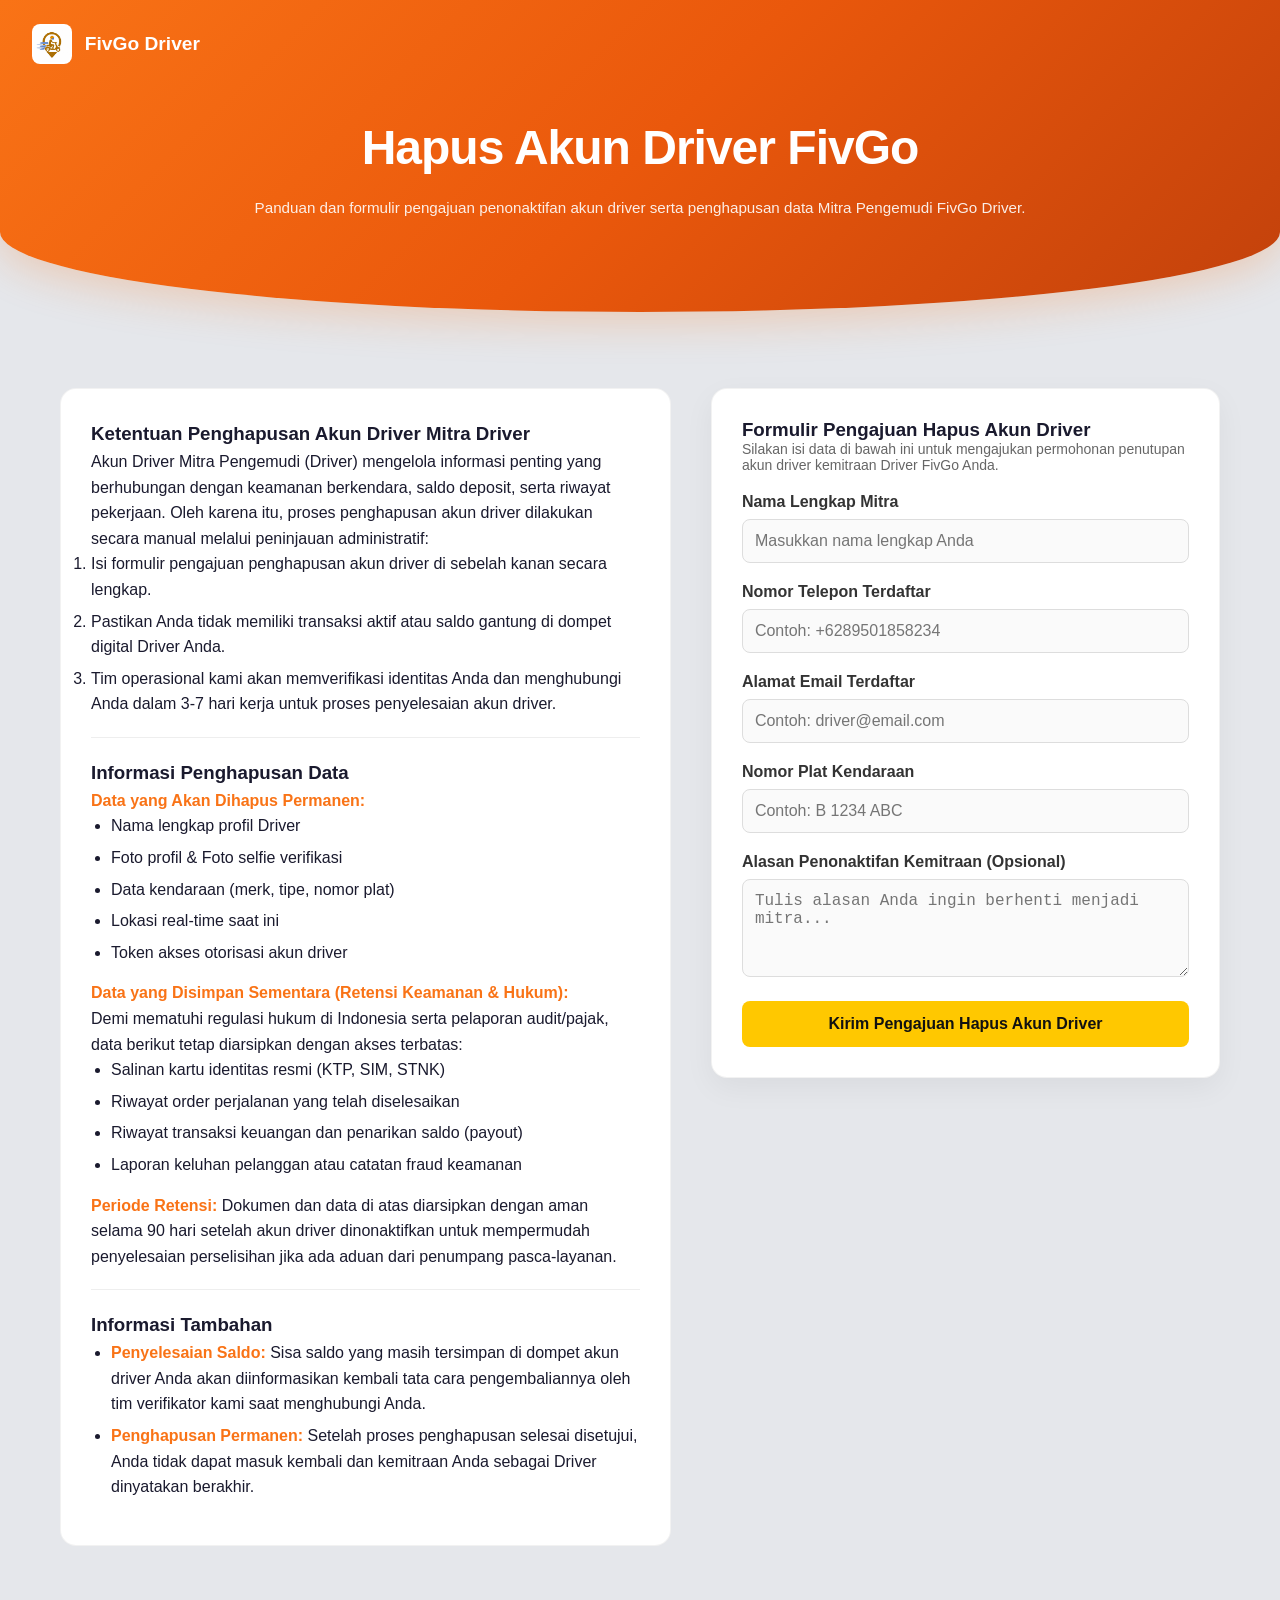
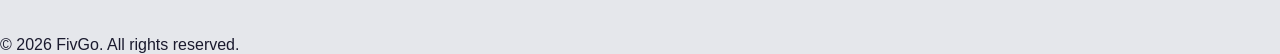
<file: delete-account-driver.html>
<!DOCTYPE html>
<html lang="id">
<head>
    <meta charset="UTF-8">
    <meta name="viewport" content="width=device-width, initial-scale=1.0">
    <title>FivGo Driver - Penghapusan Akun Driver</title>
    <!-- Memuat CSS langsung secara online dari GitHub Pages -->
    <link rel="stylesheet" href="https://fivgo-ubp.github.io/Privacy-Police-Fivgo/styles.css">
    <style>
        /* Memaksa kontainer agar tidak terbagi menjadi 2 kolom menu di desktop */
        .container {
            max-width: 1200px !important;
            margin: 0 auto !important;
            padding: 30px 20px !important;
            display: block !important;
        }
        
        .page-layout {
            display: grid;
            grid-template-columns: 1.2fr 1fr;
            gap: 40px;
            margin-top: 30px;
        }
        
        @media (max-width: 900px) {
            .page-layout {
                grid-template-columns: 1fr;
                gap: 30px;
            }
        }
        
        .info-panel {
            background: var(--bg-card, #ffffff);
            padding: 30px;
            border-radius: 16px;
            border: 1px solid rgba(0,0,0,0.05);
            line-height: 1.6;
        }
        
        .form-panel {
            background: var(--bg-card, #ffffff);
            padding: 30px;
            border-radius: 16px;
            box-shadow: 0 10px 30px rgba(0, 0, 0, 0.05);
            border: 1px solid rgba(0,0,0,0.05);
            height: fit-content;
        }
        
        .form-group {
            margin-bottom: 20px;
        }
        
        .form-group label {
            display: block;
            margin-bottom: 8px;
            font-weight: 600;
            color: #333;
        }
        
        .form-group input, .form-group textarea {
            width: 100%;
            padding: 12px;
            border: 1px solid #ddd;
            border-radius: 8px;
            font-size: 16px;
            box-sizing: border-box;
            background-color: #fafafa;
        }
        
        .form-group input:focus, .form-group textarea:focus {
            border-color: #ffc800;
            outline: none;
            background-color: #fff;
        }
        
        .btn-submit {
            background-color: #ffc800;
            color: #111;
            border: none;
            padding: 14px 20px;
            font-size: 16px;
            font-weight: bold;
            border-radius: 8px;
            cursor: pointer;
            width: 100%;
            transition: all 0.3s ease;
        }
        
        .btn-submit:hover {
            background-color: #e5b300;
            transform: translateY(-2px);
        }
        
        .divider {
            margin: 20px 0;
            border: 0;
            border-top: 1px solid #eee;
        }
        
        ul {
            padding-left: 20px;
            margin-bottom: 15px;
        }
        
        li {
            margin-bottom: 6px;
        }

        /* Styling khusus agar logo driver bulat rapi */
        .logo-icon img {
            width: 100%;
            height: 100%;
            object-fit: cover;
            border-radius: 8px;
        }
    </style>
</head>
<body>

    <!-- Header -->
    <header style="background: linear-gradient(135deg, #f97316 0%, #ea580c 50%, #c2410c 100%) !important;">
      <div class="header-container">
        <div class="header-logo">
          <div class="logo-icon" aria-hidden="true" style="background: #ffffff; padding: 2px;">
            <!-- Memuat logo Driver online (logo dark.png) -->
            <img src="https://fivgo-ubp.github.io/Privacy-Police-Fivgo/assets/logo%20dark.png" alt="FivGo Driver Logo" />
          </div>
          <span>FivGo Driver</span>
        </div>
      </div>

      <div class="header-content" style="padding-bottom: 40px;">
        <h1>Hapus Akun Driver FivGo</h1>
        <p>Panduan dan formulir pengajuan penonaktifan akun driver serta penghapusan data Mitra Pengemudi FivGo Driver.</p>
      </div>
    </header>

    <div class="container">
        <div class="page-layout">
            
            <!-- Panel Kiri: Panduan & Informasi Retensi -->
            <div class="info-panel">
                <h3>Ketentuan Penghapusan Akun Driver Mitra Driver</h3>
                <p>Akun Driver Mitra Pengemudi (Driver) mengelola informasi penting yang berhubungan dengan keamanan berkendara, saldo deposit, serta riwayat pekerjaan. Oleh karena itu, proses penghapusan akun driver dilakukan secara manual melalui peninjauan administratif:</p>
                <ol>
                    <li>Isi formulir pengajuan penghapusan akun driver di sebelah kanan secara lengkap.</li>
                    <li>Pastikan Anda tidak memiliki transaksi aktif atau saldo gantung di dompet digital Driver Anda.</li>
                    <li>Tim operasional kami akan memverifikasi identitas Anda dan menghubungi Anda dalam 3-7 hari kerja untuk proses penyelesaian akun driver.</li>
                </ol>
                
                <hr class="divider">

                <h3>Informasi Penghapusan Data</h3>
                <p><strong>Data yang Akan Dihapus Permanen:</strong></p>
                <ul>
                    <li>Nama lengkap profil Driver</li>
                    <li>Foto profil & Foto selfie verifikasi</li>
                    <li>Data kendaraan (merk, tipe, nomor plat)</li>
                    <li>Lokasi real-time saat ini</li>
                    <li>Token akses otorisasi akun driver</li>
                </ul>

                <p><strong>Data yang Disimpan Sementara (Retensi Keamanan & Hukum):</strong></p>
                <p>Demi mematuhi regulasi hukum di Indonesia serta pelaporan audit/pajak, data berikut tetap diarsipkan dengan akses terbatas:</p>
                <ul>
                    <li>Salinan kartu identitas resmi (KTP, SIM, STNK)</li>
                    <li>Riwayat order perjalanan yang telah diselesaikan</li>
                    <li>Riwayat transaksi keuangan dan penarikan saldo (payout)</li>
                    <li>Laporan keluhan pelanggan atau catatan fraud keamanan</li>
                </ul>
                <p><strong>Periode Retensi:</strong> Dokumen dan data di atas diarsipkan dengan aman selama 90 hari setelah akun driver dinonaktifkan untuk mempermudah penyelesaian perselisihan jika ada aduan dari penumpang pasca-layanan.</p>

                <hr class="divider">

                <h3>Informasi Tambahan</h3>
                <ul>
                    <li><strong>Penyelesaian Saldo:</strong> Sisa saldo yang masih tersimpan di dompet akun driver Anda akan diinformasikan kembali tata cara pengembaliannya oleh tim verifikator kami saat menghubungi Anda.</li>
                    <li><strong>Penghapusan Permanen:</strong> Setelah proses penghapusan selesai disetujui, Anda tidak dapat masuk kembali dan kemitraan Anda sebagai Driver dinyatakan berakhir.</li>
                </ul>
            </div>

            <!-- Panel Ranan: Formulir Pengajuan Web (Wajib Google) -->
            <div class="form-panel">
                <h3>Formulir Pengajuan Hapus Akun Driver</h3>
                <p style="color: #666; font-size: 14px; margin-bottom: 20px;">
                    Silakan isi data di bawah ini untuk mengajukan permohonan penutupan akun driver kemitraan Driver FivGo Anda.
                </p>

                <!-- Menggunakan FormSubmit dengan email tujuan fivgoubp@gmail.com -->
                <form action="https://formsubmit.co/fivgoubp@gmail.com" method="POST">
                    
                    <!-- Redirect sukses kembali ke domain cPanel Anda -->
                    <input type="hidden" name="_next" value="https://fivgo.my.id/delete-account-driver.html?status=success">
                    <input type="hidden" name="_subject" value="Permintaan Hapus Akun Driver FivGo">
                    
                    <div class="form-group">
                        <label for="fullName">Nama Lengkap Mitra</label>
                        <input type="text" name="Nama Lengkap Mitra" id="fullName" placeholder="Masukkan nama lengkap Anda" required>
                    </div>
                    
                    <div class="form-group">
                        <label for="phone">Nomor Telepon Terdaftar</label>
                        <input type="tel" name="Nomor Telepon" id="phone" placeholder="Contoh: +6289501858234" required>
                    </div>
                    
                    <div class="form-group">
                        <label for="email">Alamat Email Terdaftar</label>
                        <input type="email" name="Email" id="email" placeholder="Contoh: driver@email.com" required>
                    </div>

                    <div class="form-group">
                        <label for="plateNumber">Nomor Plat Kendaraan</label>
                        <input type="text" name="Nomor Plat Kendaraan" id="plateNumber" placeholder="Contoh: B 1234 ABC" required>
                    </div>
                    
                    <div class="form-group">
                        <label for="reason">Alasan Penonaktifan Kemitraan (Opsional)</label>
                        <textarea name="Alasan Penonaktifan" id="reason" rows="4" placeholder="Tulis alasan Anda ingin berhenti menjadi mitra..."></textarea>
                    </div>
                    
                    <button type="submit" class="btn-submit">Kirim Pengajuan Hapus Akun Driver</button>
                </form>

                <!-- Notifikasi sukses setelah submit -->
                <div id="successNotice" style="display: none; margin-top: 20px; padding: 15px; background: #e6ffed; border: 1px solid #b7eb8f; color: #1f6b21; border-radius: 8px; text-align: center;">
                    <strong>✓ Pengajuan Berhasil Dikirim!</strong><br>
                    Tim verifikator kemitraan kami akan meninjau status akun driver Anda dan menghubungi Anda via WhatsApp/Telepon dalam 3-7 hari kerja untuk penyelesaian penutupan akun driver.
                </div>
            </div>

        </div>
    </div>

    <footer style="margin-top: 60px;">
      <p>&copy; 2026 FivGo. All rights reserved.</p>
    </footer>

    <script>
        // Cek jika halaman dimuat setelah sukses submit
        const urlParams = new URLSearchParams(window.location.search);
        if (urlParams.get('status') === 'success') {
            document.getElementById('successNotice').style.display = 'block';
            document.getElementById('successNotice').scrollIntoView({ behavior: 'smooth' });
        }
    </script>
</body>
</html>
</file>
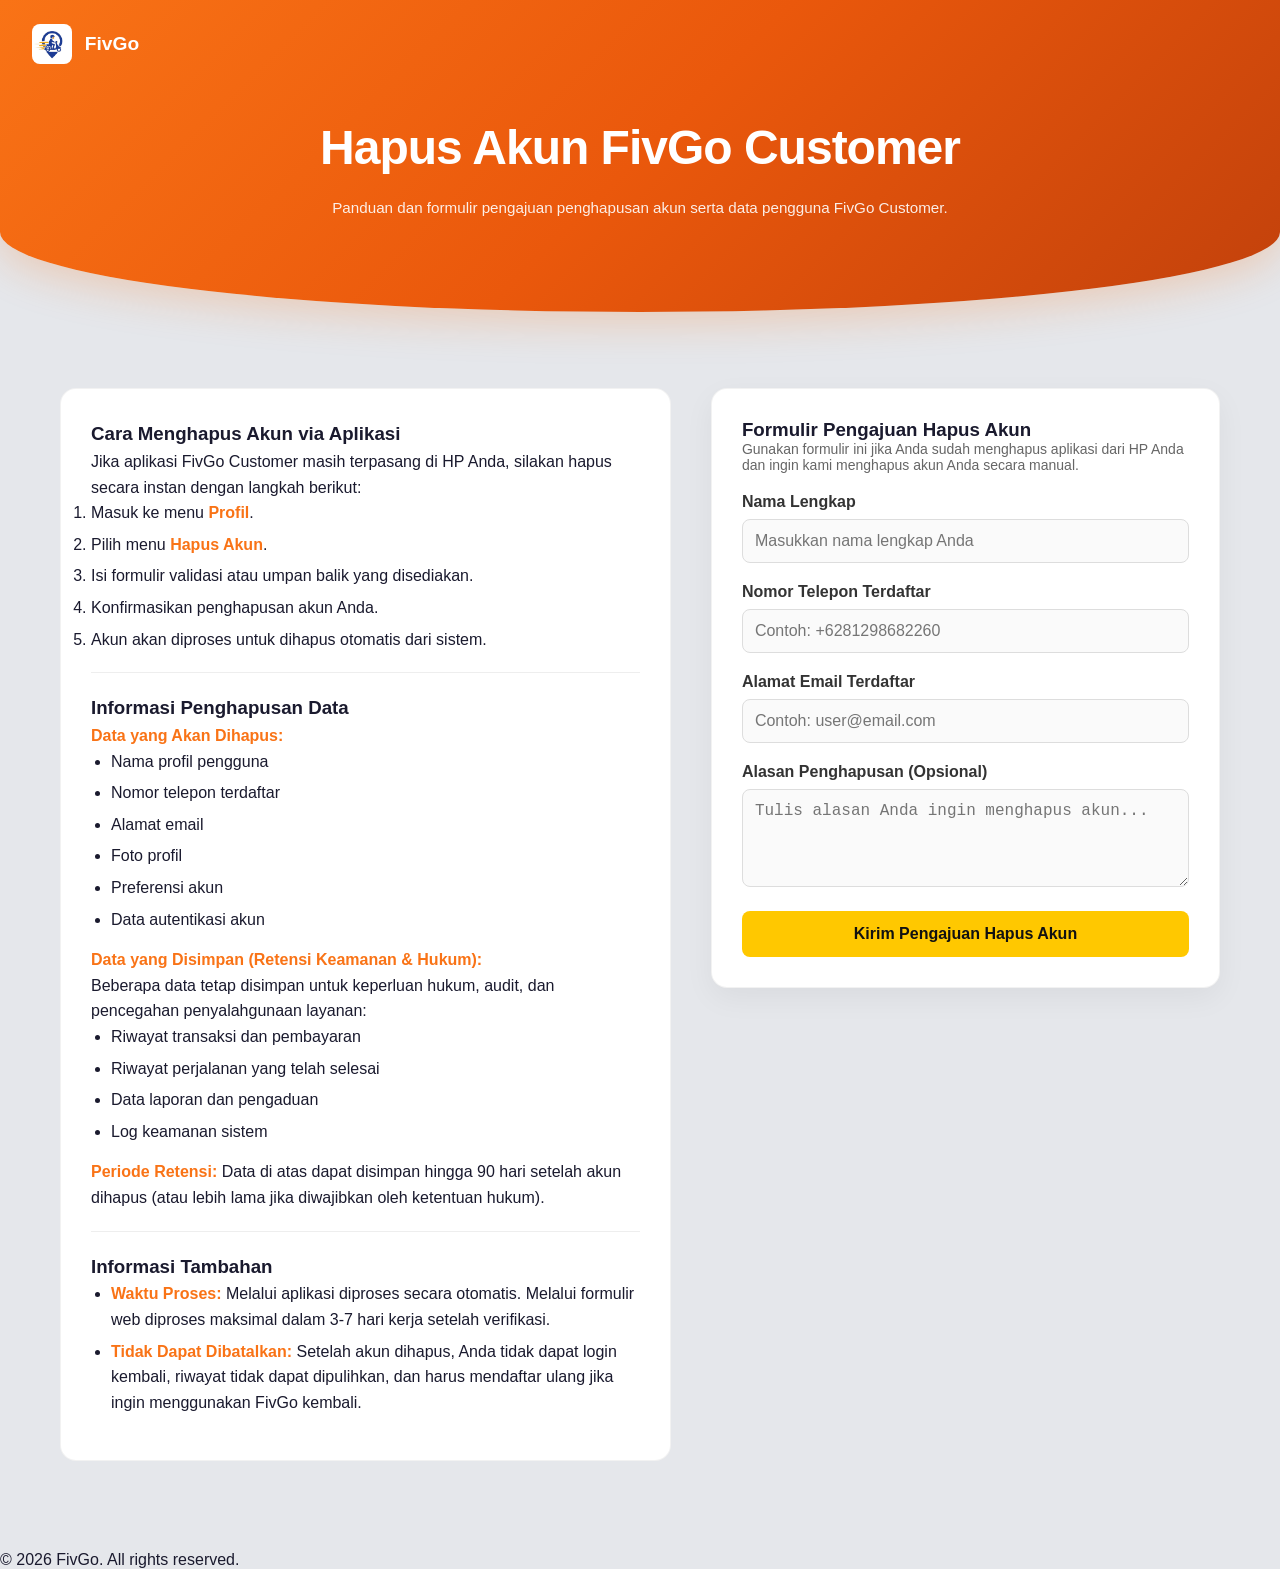
<file: delete-account.html>
<!DOCTYPE html>
<html lang="en">
<head>
    <meta charset="UTF-8">
    <meta name="viewport" content="width=device-width, initial-scale=1.0">
    <title>FivGo Customer - Account Deletion</title>
    <link rel="stylesheet" href="styles.css">
    <style>
        /* Memaksa kontainer agar tidak terbagi menjadi 2 kolom menu di desktop */
        .container {
            max-width: 1200px !important;
            margin: 0 auto !important;
            padding: 30px 20px !important;
            display: block !important;
        }
        
        .page-layout {
            display: grid;
            grid-template-columns: 1.2fr 1fr;
            gap: 40px;
            margin-top: 30px;
        }
        
        @media (max-width: 900px) {
            .page-layout {
                grid-template-columns: 1fr;
                gap: 30px;
            }
        }
        
        .info-panel {
            background: var(--bg-card, #ffffff);
            padding: 30px;
            border-radius: 16px;
            border: 1px solid rgba(0,0,0,0.05);
            line-height: 1.6;
        }
        
        .form-panel {
            background: var(--bg-card, #ffffff);
            padding: 30px;
            border-radius: 16px;
            box-shadow: 0 10px 30px rgba(0, 0, 0, 0.05);
            border: 1px solid rgba(0,0,0,0.05);
            height: fit-content;
        }
        
        .form-group {
            margin-bottom: 20px;
        }
        
        .form-group label {
            display: block;
            margin-bottom: 8px;
            font-weight: 600;
            color: #333;
        }
        
        .form-group input, .form-group textarea {
            width: 100%;
            padding: 12px;
            border: 1px solid #ddd;
            border-radius: 8px;
            font-size: 16px;
            box-sizing: border-box;
            background-color: #fafafa;
        }
        
        .form-group input:focus, .form-group textarea:focus {
            border-color: #ffc800;
            outline: none;
            background-color: #fff;
        }
        
        .btn-submit {
            background-color: #ffc800;
            color: #111;
            border: none;
            padding: 14px 20px;
            font-size: 16px;
            font-weight: bold;
            border-radius: 8px;
            cursor: pointer;
            width: 100%;
            transition: all 0.3s ease;
        }
        
        .btn-submit:hover {
            background-color: #e5b300;
            transform: translateY(-2px);
        }
        
        .divider {
            margin: 20px 0;
            border: 0;
            border-top: 1px solid #eee;
        }
        
        ul {
            padding-left: 20px;
            margin-bottom: 15px;
        }
        
        li {
            margin-bottom: 6px;
        }
    </style>
</head>
<body>

    <!-- Header -->
    <header>
      <div class="header-container">
        <div class="header-logo">
          <div class="logo-icon" aria-hidden="true">
            <img src="assets/logo light.png" alt="FivGo Logo" />
          </div>
          <span>FivGo</span>
        </div>
      </div>

      <div class="header-content" style="padding-bottom: 40px;">
        <h1>Hapus Akun FivGo Customer</h1>
        <p>Panduan dan formulir pengajuan penghapusan akun serta data pengguna FivGo Customer.</p>
      </div>
    </header>

    <div class="container">
        <div class="page-layout">
            
            <!-- Panel Kiri: Panduan & Informasi Retensi -->
            <div class="info-panel">
                <h3>Cara Menghapus Akun via Aplikasi</h3>
                <p>Jika aplikasi FivGo Customer masih terpasang di HP Anda, silakan hapus secara instan dengan langkah berikut:</p>
                <ol>
                    <li>Masuk ke menu <strong>Profil</strong>.</li>
                    <li>Pilih menu <strong>Hapus Akun</strong>.</li>
                    <li>Isi formulir validasi atau umpan balik yang disediakan.</li>
                    <li>Konfirmasikan penghapusan akun Anda.</li>
                    <li>Akun akan diproses untuk dihapus otomatis dari sistem.</li>
                </ol>
                
                <hr class="divider">

                <h3>Informasi Penghapusan Data</h3>
                <p><strong>Data yang Akan Dihapus:</strong></p>
                <ul>
                    <li>Nama profil pengguna</li>
                    <li>Nomor telepon terdaftar</li>
                    <li>Alamat email</li>
                    <li>Foto profil</li>
                    <li>Preferensi akun</li>
                    <li>Data autentikasi akun</li>
                </ul>

                <p><strong>Data yang Disimpan (Retensi Keamanan & Hukum):</strong></p>
                <p>Beberapa data tetap disimpan untuk keperluan hukum, audit, dan pencegahan penyalahgunaan layanan:</p>
                <ul>
                    <li>Riwayat transaksi dan pembayaran</li>
                    <li>Riwayat perjalanan yang telah selesai</li>
                    <li>Data laporan dan pengaduan</li>
                    <li>Log keamanan sistem</li>
                </ul>
                <p><strong>Periode Retensi:</strong> Data di atas dapat disimpan hingga 90 hari setelah akun dihapus (atau lebih lama jika diwajibkan oleh ketentuan hukum).</p>

                <hr class="divider">

                <h3>Informasi Tambahan</h3>
                <ul>
                    <li><strong>Waktu Proses:</strong> Melalui aplikasi diproses secara otomatis. Melalui formulir web diproses maksimal dalam 3-7 hari kerja setelah verifikasi.</li>
                    <li><strong>Tidak Dapat Dibatalkan:</strong> Setelah akun dihapus, Anda tidak dapat login kembali, riwayat tidak dapat dipulihkan, dan harus mendaftar ulang jika ingin menggunakan FivGo kembali.</li>
                </ul>
            </div>

            <!-- Panel Kanan: Formulir Pengajuan Web (Wajib Google) -->
            <div class="form-panel">
                <h3>Formulir Pengajuan Hapus Akun</h3>
                <p style="color: #666; font-size: 14px; margin-bottom: 20px;">
                    Gunakan formulir ini jika Anda sudah menghapus aplikasi dari HP Anda dan ingin kami menghapus akun Anda secara manual.
                </p>

                <!-- Menggunakan FormSubmit dengan email tujuan fivgoubp@gmail.com -->
                <form action="https://formsubmit.co/fivgoubp@gmail.com" method="POST">
                    
                    <!-- Pengaturan FormSubmit untuk redirect sukses -->
                    <input type="hidden" name="_next" value="https://fivgo-ubp.github.io/Privacy-Police-Fivgo/delete-account.html?status=success">
                    <input type="hidden" name="_subject" value="Permintaan Hapus Akun FivGo Customer">
                    
                    <div class="form-group">
                        <label for="fullName">Nama Lengkap</label>
                        <input type="text" name="Nama Lengkap" id="fullName" placeholder="Masukkan nama lengkap Anda" required>
                    </div>
                    
                    <div class="form-group">
                        <label for="phone">Nomor Telepon Terdaftar</label>
                        <input type="tel" name="Nomor Telepon" id="phone" placeholder="Contoh: +6281298682260" required>
                    </div>
                    
                    <div class="form-group">
                        <label for="email">Alamat Email Terdaftar</label>
                        <input type="email" name="Email" id="email" placeholder="Contoh: user@email.com" required>
                    </div>
                    
                    <div class="form-group">
                        <label for="reason">Alasan Penghapusan (Opsional)</label>
                        <textarea name="Alasan Penghapusan" id="reason" rows="4" placeholder="Tulis alasan Anda ingin menghapus akun..."></textarea>
                    </div>
                    
                    <button type="submit" class="btn-submit">Kirim Pengajuan Hapus Akun</button>
                </form>

                <!-- Notifikasi sukses setelah submit -->
                <div id="successNotice" style="display: none; margin-top: 20px; padding: 15px; background: #e6ffed; border: 1px solid #b7eb8f; color: #1f6b21; border-radius: 8px; text-align: center;">
                    <strong>✓ Pengajuan Berhasil Dikirim!</strong><br>
                    Kami akan mengirimkan pesan verifikasi ke nomor WhatsApp/Email Anda dalam 3-7 hari kerja untuk mengonfirmasi sebelum data dihapus secara permanen.
                </div>
            </div>

        </div>
    </div>

    <footer style="margin-top: 60px;">
      <p>&copy; 2026 FivGo. All rights reserved.</p>
    </footer>

    <script>
        // Cek jika halaman dimuat setelah sukses submit
        const urlParams = new URLSearchParams(window.location.search);
        if (urlParams.get('status') === 'success') {
            document.getElementById('successNotice').style.display = 'block';
            document.getElementById('successNotice').scrollIntoView({ behavior: 'smooth' });
        }
    </script>
</body>
</html>
</file>
<file: styles.css>
* {
  margin: 0;
  padding: 0;
  box-sizing: border-box;
}

:root {
  --primary-color: #f97316;
  --primary-color-rgb: 249, 115, 22;
  --primary-hover: #ea580c;
  --primary-dark: #c2410c;
  --accent-gradient: linear-gradient(135deg, #f97316 0%, #ea580c 50%, #c2410c 100%);
  --accent-soft: rgba(249, 115, 22, 0.12);
  --accent-active: rgba(249, 115, 22, 0.22);
  --text-dark: #1a1a2e;
  --text-light: #ffffff;
  --page-bg-light: #E5E7EB;
  --page-bg-dark: #00033d;
  --bg-light: #E5E7EB;
  --bg-dark: #00033d;
  --border-light: #e0e0e0;
  --border-dark: #2a2a3e;
}

body {
  font-family: -apple-system, BlinkMacSystemFont, "Segoe UI", Roboto, Oxygen,
    Ubuntu, Cantarell, sans-serif;
  background-color: var(--bg-light);
  color: var(--text-dark);
  transition: background-color 0.3s ease, color 0.3s ease;
}

body.dark-mode {
  --primary-color: #0033ff;
  --primary-color-rgb: 0, 51, 255;
  --primary-hover: #0600ab;
  --primary-dark: #00033d;
  --accent-gradient: linear-gradient(to left, #0033ff 0%, #0600ab 50%, #00033d 100%);
  --accent-soft: rgba(0, 51, 255, 0.12);
  --accent-active: rgba(0, 51, 255, 0.22);
  background-color: var(--bg-dark);
  color: var(--text-light);
}

.banner-top a {
  color: #e74c3c;
  font-weight: 600;
  text-decoration: none;
  transition: opacity 0.3s ease;
}

.banner-top a:hover {
  opacity: 0.8;
}

body.dark-mode .banner-top {
  background: rgba(255, 255, 255, 0.05);
}

/* ===== HEADER ===== */
header {
  background: var(--accent-gradient) !important;
  color: white;
  position: relative;
  z-index: 100;
  border-radius: 0 0 50% 50% / 0 0 80px 80px;
  padding-bottom: 3.5rem;
  overflow: hidden;
  box-shadow: 0 10px 40px rgba(var(--primary-color-rgb), 0.25);
  margin-bottom: 1rem;
}

.header-container {
  max-width: 1400px;
  margin: 0 auto;
  display: flex;
  align-items: center;
  justify-content: space-between;
  gap: 2rem;
  padding: 1.5rem 2rem;
  position: relative;
  z-index: 2;
}

.header-logo {
  display: flex;
  align-items: center;
  gap: 0.8rem;
  font-weight: bold;
  font-size: 1.2rem;
  flex-shrink: 0;
}

.logo-icon {
  width: 40px;
  height: 40px;
  background: rgba(255, 255, 255, 0.2);
  border-radius: 8px;
  display: flex;
  align-items: center;
  justify-content: center;
  font-size: 1.5rem;
}

.icon {
  width: 1em;
  height: 1em;
  fill: none;
  stroke: currentColor;
  stroke-width: 2;
  stroke-linecap: round;
  stroke-linejoin: round;
}

.logo-icon .icon {
  width: 24px;
  height: 24px;
}

.logo-icon img {
  display: block;
  width: 100%;
  height: 100%;
  border-radius: 8px;
  object-fit: contain;
}

.header-content {
  text-align: center;
  padding: 2rem 2rem 1rem 2rem;
  position: relative;
  z-index: 2;
}

.header-content h1 {
  font-size: 3rem;
  font-weight: 700;
  margin-bottom: 1.5rem;
  letter-spacing: -1px;
}

.date-card {
  display: inline-block;
  background: rgba(255, 255, 255, 0.15);
  backdrop-filter: blur(10px);
  padding: 0.8rem 1.5rem;
  border-radius: 25px;
  border: 1px solid rgba(255, 255, 255, 0.2);
  margin-bottom: 1.5rem;
  font-size: 0.95rem;
}

body.dark-mode .date-card {
  background: rgba(255, 255, 255, 0.08);
  border-color: rgba(255, 255, 255, 0.1);
}

.date-card p {
  margin: 0;
  font-size: 0.95rem;
}

.header-content p {
  font-size: 0.95rem;
  opacity: 0.9;
}

.header-wave {
  display: none;
}

.header-title {
  flex: 1;
  text-align: center;
  font-size: 1.8rem;
  font-weight: 300;
  letter-spacing: 1px;
}

.header-actions {
  display: flex;
  align-items: center;
  gap: 1rem;
  flex-shrink: 0;
}

.btn-download {
  background: rgba(255, 255, 255, 0.2);
  border: 2px solid rgba(255, 255, 255, 0.3);
  color: white;
  padding: 0.6rem 1.2rem;
  border-radius: 25px;
  cursor: pointer;
  font-size: 0.9rem;
  transition: all 0.3s ease;
  white-space: nowrap;
}

.btn-download:hover {
  background: rgba(255, 255, 255, 0.3);
  transform: translateY(-2px);
}

.theme-toggle {
  width: 50px;
  height: 28px;
  background: rgba(255, 255, 255, 0.2);
  border: 2px solid rgba(255, 255, 255, 0.3);
  border-radius: 14px;
  cursor: pointer;
  display: flex;
  align-items: center;
  padding: 2px;
  transition: all 0.3s ease;
}

.theme-toggle:hover {
  background: rgba(255, 255, 255, 0.3);
}

.theme-toggle-circle {
  width: 22px;
  height: 22px;
  background: white;
  border-radius: 50%;
  transition: transform 0.3s ease;
  display: flex;
  align-items: center;
  justify-content: center;
  font-size: 0.8rem;
  color: var(--primary-color);
}

.theme-toggle-circle .icon {
  width: 15px;
  height: 15px;
}

.theme-toggle.active .theme-toggle-circle {
  transform: translateX(22px);
}

/* ===== MAIN CONTAINER ===== */
.container {
  max-width: 1400px;
  margin: 0 auto;
  display: grid;
  grid-template-columns: 280px 1fr;
  gap: 3rem;
  padding: 3rem 2rem;
  margin-top: 40px;
}

/* ===== SIDEBAR ===== */
.sidebar {
  position: sticky;
  top: 120px;
  height: fit-content;
}

.sidebar-title {
  font-size: 0.9rem;
  font-weight: 600;
  color: var(--text-dark);
  margin-bottom: 1.5rem;
  text-transform: uppercase;
  letter-spacing: 0.5px;
}

body.dark-mode .sidebar-title {
  color: var(--text-light);
}

.sidebar-nav {
  list-style: none;
}

.sidebar-nav li {
  margin-bottom: 0.5rem;
}

.sidebar-nav a {
  display: block;
  padding: 0.8rem 1rem;
  color: var(--text-dark);
  text-decoration: none;
  border-left: 3px solid transparent;
  border-radius: 4px;
  transition: all 0.3s ease;
  font-size: 0.95rem;
}

body.dark-mode .sidebar-nav a {
  color: var(--text-light);
}

.sidebar-nav a:hover {
  background: var(--accent-soft);
  border-left-color: var(--primary-color);
  padding-left: 1.3rem;
}

.sidebar-nav a.active {
  background: var(--accent-active);
  border-left-color: var(--primary-color);
  font-weight: 600;
  color: var(--primary-color);
}

/* ===== CONTENT AREA ===== */
.content {
  min-height: 100vh;
  line-height: 1.8;
}

.section {
  margin-bottom: 3.5rem;
  scroll-margin-top: 120px;
}

.section-title {
  font-size: 1.8rem;
  font-weight: 700;
  margin-bottom: 1.8rem;
  color: var(--primary-color);
  letter-spacing: -0.5px;
  border-left: 4px solid var(--primary-color);
  padding-left: 1.2rem;
  display: inline-block;
}

body.dark-mode .section-title {
  color: var(--primary-color);
  border-left-color: var(--primary-color);
}

.section-subtitle {
  font-size: 0.95rem;
  color: #666;
  margin-bottom: 1.8rem;
  line-height: 1.7;
  font-weight: 500;
}

body.dark-mode .section-subtitle {
  color: #aaa;
}

.section-text {
  line-height: 1.8;
  margin-bottom: 1.5rem;
  color: #444;
  font-size: 0.95rem;
}

body.dark-mode .section-text {
  color: #ccc;
}

.subsection-title {
  font-size: 1.2rem;
  font-weight: 700;
  margin-top: 2.5rem;
  margin-bottom: 1.2rem;
  color: #1a1a2e;
}

body.dark-mode .subsection-title {
  color: #e2e8f0;
}

/* ===== HIGHLIGHT BOX (kotak info konten) ===== */
.highlight-box {
  background: rgba(var(--primary-color-rgb), 0.08);
  border-left: 4px solid var(--primary-color);
  padding: 1.8rem;
  margin: 2.5rem 0;
  border-radius: 6px;
  line-height: 1.8;
}

body.dark-mode .highlight-box {
  background: rgba(255, 255, 255, 0.07);
  border-left: 4px solid rgba(0, 51, 255, 0.7);
}

.highlight-box p {
  margin: 0.8rem 0;
  color: #444;
  font-size: 0.95rem;
}

body.dark-mode .highlight-box p {
  color: #c8d0e8;
}

.highlight-box strong {
  color: var(--primary-color);
  font-weight: 700;
}

body.dark-mode .highlight-box strong {
  color: #6b8fff;
}

.highlight-box ul {
  margin: 1rem 0;
  list-style: none;
  padding-left: 0;
}

.highlight-box li {
  padding-left: 1.8rem;
  position: relative;
  margin-bottom: 0.8rem;
  color: #444;
  font-size: 0.95rem;
}

body.dark-mode .highlight-box li {
  color: #c8d0e8;
}

.highlight-box li:before {
  content: "✓";
  position: absolute;
  left: 0;
  color: var(--primary-color);
  font-weight: 700;
}

body.dark-mode .highlight-box li:before {
  color: #6b8fff;
}

/* ===== NOTE BOX (kotak catatan) ===== */
.note-box {
  display: flex;
  align-items: flex-start;
  gap: 0.35rem;
  background: rgba(var(--primary-color-rgb), 0.12);
  border-left: 4px solid var(--primary-color);
  border-radius: 0 10px 10px 0;
  padding: 1.4rem 1.6rem;
  margin: 1.8rem 0 2.2rem;
  color: #14213d;
  font-size: 1rem;
  font-weight: 600;
  line-height: 1.7;
}

body.dark-mode .note-box {
  background: rgba(0, 51, 255, 0.14);
  border-left-color: rgba(0, 51, 255, 0.8);
  color: #9fa8c7;
}

.note-label {
  flex-shrink: 0;
  color: var(--primary-color);
}

body.dark-mode .note-label {
  color: #6b8fff;
}

.note-text {
  color: inherit;
}

/* ===== LIST ITEMS ===== */
.list-item {
  margin-left: 0;
  margin-bottom: 0;
  color: #444;
  font-size: 0.95rem;
  line-height: 1.7;
  list-style: none;
  padding-left: 0;
}

body.dark-mode .list-item {
  color: #ccc;
}

.list-item li {
  margin-bottom: 0.8rem;
  padding-left: 1.8rem;
  position: relative;
}

.list-item li:before {
  content: "•";
  position: absolute;
  left: 0;
  color: var(--primary-color);
  font-weight: bold;
}

/* ===== STRONG ===== */
strong {
  font-weight: 700;
  color: var(--primary-color);
}

body.dark-mode strong {
  color: var(--primary-color);
}

/* ===== KEY HIGHLIGHTS SECTION ===== */
.key-highlights {
  padding: 4rem 2rem;
  margin: 3rem 0;
  background: transparent;
}

body.dark-mode .key-highlights {
  background: transparent;
}

.highlights-title {
  text-align: center;
  font-size: 2rem;
  font-weight: 700;
  color: var(--primary-color);
  margin-bottom: 3rem;
  display: flex;
  align-items: center;
  justify-content: center;
  gap: 0.7rem;
}

.title-icon {
  width: 38px;
  height: 38px;
  display: inline-flex;
  align-items: center;
  justify-content: center;
  background: var(--accent-soft);
  border: 1px solid rgba(var(--primary-color-rgb), 0.28);
  border-radius: 10px;
  color: var(--primary-color);
}

.title-icon .icon {
  width: 22px;
  height: 22px;
}

.highlights-grid {
  display: grid;
  grid-template-columns: repeat(auto-fit, minmax(250px, 1fr));
  gap: 2rem;
}

/* ===== HIGHLIGHT CARD — LIGHT MODE ===== */
.highlight-card {
  background: #f5f5f5;
  border: 2px solid #e0e0e0;
  border-radius: 12px;
  padding: 2rem;
  transition: all 0.3s ease;
}

.highlight-card:hover {
  background: #ffffff;
  border-color: var(--primary-color);
  transform: translateY(-5px);
  box-shadow: 0 12px 24px rgba(var(--primary-color-rgb), 0.15);
}

.highlight-icon {
  width: 48px;
  height: 48px;
  align-items: center;
  background: var(--accent-soft);
  border: 1px solid rgba(var(--primary-color-rgb), 0.18);
  border-radius: 12px;
  color: var(--primary-color);
  display: inline-flex;
  justify-content: center;
  margin-bottom: 1rem;
}

.highlight-icon .icon {
  width: 26px;
  height: 26px;
}

.highlight-card h3 {
  color: #1a1a2e;
  font-size: 1.2rem;
  font-weight: 700;
  margin-bottom: 0.8rem;
}

.highlight-card p {
  color: #484553;
  font-size: 0.9rem;
  line-height: 1.6;
  margin: 0;
}

/* ===== HIGHLIGHT CARD — DARK MODE ===== */
body.dark-mode .highlight-card {
  background: rgba(255, 255, 255, 0.06);
  border: 1.5px solid rgba(255, 255, 255, 0.12);
}

body.dark-mode .highlight-card:hover {
  background: rgba(255, 255, 255, 0.10);
  border-color: rgba(0, 51, 255, 0.6);
  box-shadow: 0 12px 32px rgba(0, 51, 255, 0.18);
  transform: translateY(-5px);
}

body.dark-mode .highlight-card h3 {
  color: #e8eaf6;
}

body.dark-mode .highlight-card p {
  color: #9fa8c7;
}

body.dark-mode .highlight-icon {
  background: rgba(0, 51, 255, 0.18);
  border-color: rgba(0, 51, 255, 0.35);
  color: #6b8fff;
}

@media (max-width: 768px) {
  .key-highlights {
    padding: 2rem 1rem;
    margin: 2rem 0;
  }

  .highlights-title {
    font-size: 1.5rem;
    margin-bottom: 2rem;
  }

  .highlights-grid {
    grid-template-columns: 1fr;
    gap: 1.5rem;
  }
}

@media (max-width: 900px) {
  header {
    border-radius: 0 0 50% 50% / 0 0 50px 50px;
    padding-bottom: 2.5rem;
  }

  .container {
    grid-template-columns: 1fr;
    gap: 2rem;
    padding: 2rem 1rem;
  }

  .sidebar {
    position: static;
  }

  .header-container {
    flex-direction: column;
    gap: 1rem;
    text-align: center;
  }

  .header-title {
    font-size: 1.5rem;
  }

  .header-actions {
    width: 100%;
    justify-content: center;
  }

  .sidebar-nav a:hover {
    padding-left: 1rem;
  }

  .section-title {
    font-size: 1.5rem;
  }
}

@media (max-width: 600px) {
  header {
    border-radius: 0 0 50% 50% / 0 0 35px 35px;
    padding-bottom: 2rem;
  }

  .header-container {
    gap: 0.5rem;
  }

  .header-title {
    font-size: 1.2rem;
  }

  .btn-download {
    padding: 0.5rem 0.8rem;
    font-size: 0.8rem;
  }

  .container {
    padding: 1.5rem 1rem;
  }

  .section-title {
    font-size: 1.3rem;
  }

  .section-text {
    font-size: 0.9rem;
  }
}

/* ===== DOCUMENT LAYOUT ===== */
body {
  background: var(--bg-light);
}

body:not(.dark-mode) {
  background: var(--page-bg-light);
}

body.dark-mode {
  background: var(--page-bg-dark);
}

.container {
  max-width: 1160px;
  grid-template-columns: 272px minmax(0, 1fr);
  gap: 3.5rem;
  align-items: start;
  padding-top: 2rem;
}

.sidebar {
  top: 2rem;
  max-height: calc(100vh - 4rem);
  overflow-y: auto;
  padding-right: 0.25rem;
  scrollbar-width: thin;
  scrollbar-color: rgba(var(--primary-color-rgb), 0.45) transparent;
}

.sidebar-title {
  color: #7b8192;
  font-size: 0.78rem;
  font-weight: 800;
  letter-spacing: 0.14em;
  margin: 0 0 1.25rem 0.8rem;
}

body.dark-mode .sidebar-title {
  color: #7b8192;
}

.sidebar-nav {
  display: flex;
  flex-direction: column;
  gap: 0.35rem;
}

.sidebar-nav li {
  margin-bottom: 0;
}

.sidebar-nav a {
  border-left: 3px solid transparent;
  border-radius: 7px;
  color: #7f8797;
  font-size: 0.94rem;
  font-weight: 700;
  line-height: 1.35;
  padding: 0.82rem 0.85rem;
}

body.dark-mode .sidebar-nav a {
  color: #9399a8;
}

.sidebar-nav a:hover {
  background: var(--accent-soft);
  border-left-color: rgba(var(--primary-color-rgb), 0.7);
  color: var(--primary-color);
  padding-left: 0.85rem;
}

.sidebar-nav a.active {
  background: var(--accent-active);
  border-left-color: var(--primary-color);
  color: var(--primary-color);
  font-weight: 800;
}

body.dark-mode .sidebar-nav a.active {
  background: var(--accent-active);
  color: var(--primary-color);
}

/* ===== CONTENT BOX ===== */
.content {
  background: rgba(255, 255, 255, 0.86);
  border: 1px solid rgba(var(--primary-color-rgb), 0.14);
  border-radius: 18px;
  box-shadow: 0 24px 70px rgba(16, 24, 40, 0.08);
  min-height: auto;
  padding: 3rem;
}

body.dark-mode .content {
  background: rgba(255, 255, 255, 0.05);
  border-color: rgba(255, 255, 255, 0.10);
  box-shadow: none;
}

.section {
  margin-bottom: 3.3rem;
  scroll-margin-top: 2rem;
}

.section:last-child {
  margin-bottom: 0;
}

.section-title {
  align-items: center;
  border-bottom: 1px solid rgba(var(--primary-color-rgb), 0.14);
  border-left: 4px solid var(--primary-color);
  color: #111827;
  display: flex;
  font-size: 1.75rem;
  font-weight: 800;
  letter-spacing: 0;
  margin-bottom: 1.35rem;
  padding: 0 0 0.55rem 0.85rem;
  width: 100%;
}

body.dark-mode .section-title {
  border-bottom-color: rgba(255, 255, 255, 0.08);
  border-left-color: var(--primary-color);
  color: #ffffff;
}

.section-subtitle,
.section-text,
.list-item,
.highlight-box p {
  color: #4b5563;
  font-size: 1rem;
}

body.dark-mode .section-subtitle,
body.dark-mode .section-text,
body.dark-mode .list-item,
body.dark-mode .highlight-box p {
  color: #b8c4d8;
}

.subsection-title {
  color: #111827;
  font-size: 1.18rem;
  letter-spacing: 0;
  margin-top: 2.2rem;
}

body.dark-mode .subsection-title {
  color: #e8eaf6;
}

.list-item li:before {
  color: var(--primary-color);
}

strong {
  color: var(--primary-color);
}

body.dark-mode strong {
  color: #6b8fff;
}

/* ===== FOOTER ===== */
.site-footer {
  position: relative;
  margin-top: 2.5rem;
  padding: 3rem 5.5rem;
  background: var(--accent-gradient) !important;
  border-top: 1px solid rgba(var(--primary-color-rgb), 0.35);
  text-align: center;
}

.footer-inner {
  max-width: 900px;
  margin: 0 auto;
}

.footer-inner p {
  color: rgba(255, 255, 255, 0.86);
  font-size: 0.95rem;
  line-height: 1.7;
  margin: 0;
}

.footer-inner p + p {
  margin-top: 0.65rem;
}

.footer-top-link {
  position: fixed;
  right: 1.75rem;
  bottom: 1.75rem;
  z-index: 120;
  width: 44px;
  height: 44px;
  display: inline-flex;
  align-items: center;
  justify-content: center;
  background: var(--accent-gradient) !important;
  border-radius: 50%;
  color: #ffffff;
  font-size: 1.45rem;
  font-weight: 700;
  line-height: 1;
  text-decoration: none;
  box-shadow: 0 12px 30px rgba(var(--primary-color-rgb), 0.28);
  opacity: 1;
  pointer-events: auto;
  transform: translateY(0);
  transition: background 0.2s ease, opacity 0.2s ease, transform 0.2s ease;
}

.footer-top-link.is-hidden {
  opacity: 0;
  pointer-events: none;
  transform: translateY(12px);
}

.footer-top-link:hover {
  background: var(--primary-hover) !important;
  transform: translateY(-2px);
}

@media (max-width: 900px) {
  .container {
    grid-template-columns: 1fr;
    gap: 1.5rem;
    max-width: 760px;
    padding: 1.5rem 1rem;
  }

  .sidebar {
    background: rgba(255, 255, 255, 0.82);
    border: 1px solid rgba(var(--primary-color-rgb), 0.14);
    border-radius: 14px;
    max-height: none;
    overflow: visible;
    padding: 1rem;
  }

  body.dark-mode .sidebar {
    background: rgba(255, 255, 255, 0.05);
    border-color: rgba(255, 255, 255, 0.10);
  }

  .sidebar-title {
    margin-left: 0;
  }

  .sidebar-nav {
    display: grid;
    grid-template-columns: repeat(2, minmax(0, 1fr));
  }

  .content {
    border-radius: 14px;
    padding: 2rem;
  }

  .site-footer {
    padding: 2.5rem 4.5rem 2.5rem 1rem;
  }
}

@media (max-width: 600px) {
  .sidebar-nav {
    grid-template-columns: 1fr;
  }

  .content {
    padding: 1.4rem;
  }

  .section-title {
    font-size: 1.35rem;
  }

  .site-footer {
    padding: 2.25rem 1rem 5rem;
  }

  .footer-top-link {
    bottom: 1rem;
    right: 1rem;
  }

  .footer-top-link:hover {
    transform: translateY(-2px);
  }
}
</file>
